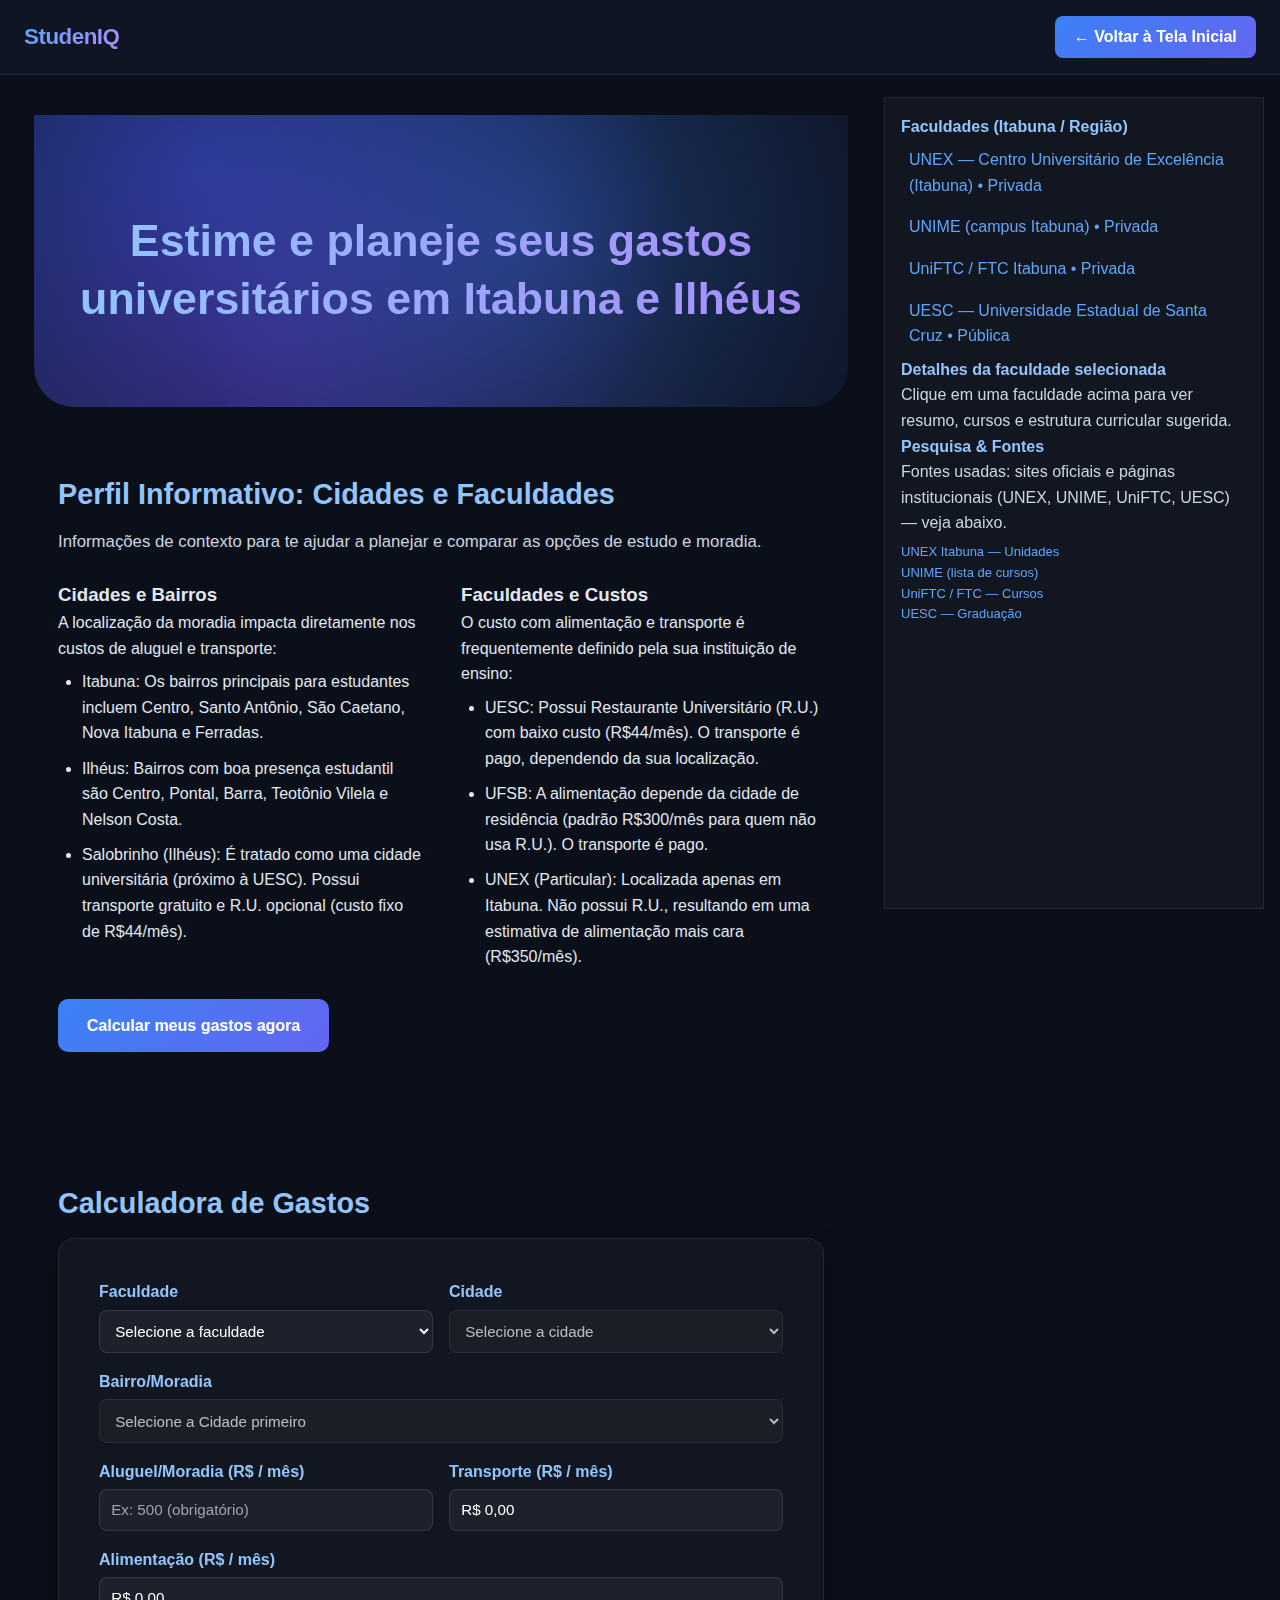
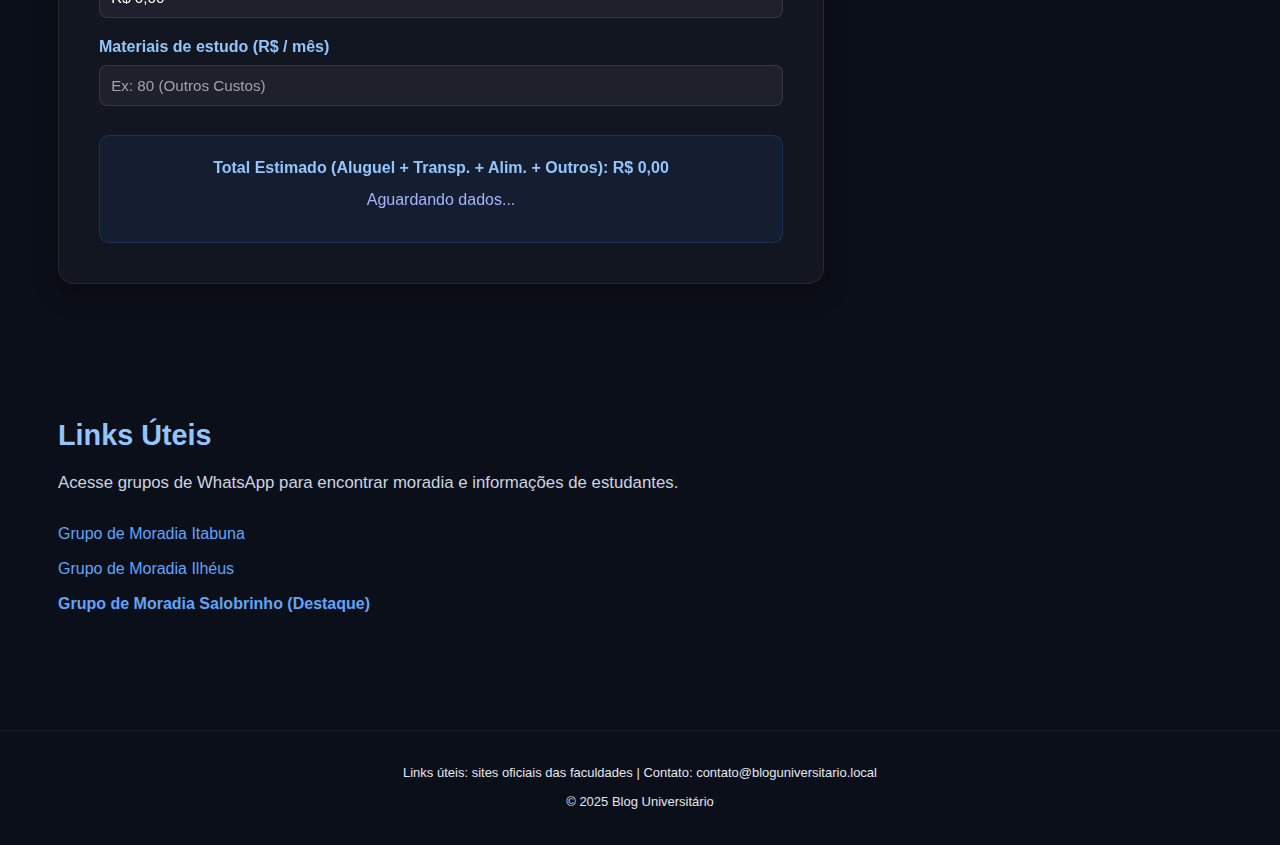
<file: simulacao.html>
<!doctype html>
<html lang="pt-BR">

<head>
  <meta charset="utf-8" />
  <meta name="viewport" content="width=device-width,initial-scale=1" />
  <title>Simulador de Gastos Universitários - Itabuna & Ilhéus</title>
  <link rel="stylesheet" href="simulacao.css" />
</head>

<body>
  <div class="frame" role="main">
    <header>
      <div class="brand">StudenIQ</div>
      <a href="index.html" class="back-btn">← Voltar à Tela Inicial</a>

      <div class="hamburger" aria-hidden="true">☰</div>
    </header>

    <main class="wrap" role="main">
      <div class="grid">
        <section class="card">
          <section class="hero" aria-label="Destaque">
            <h1>Estime e planeje seus gastos universitários em Itabuna e Ilhéus</h1>
          </section>

          <section aria-labelledby="perfil-title">
            <h2 id="perfil-title">Perfil Informativo: Cidades e Faculdades</h2>
            <p class="lead">Informações de contexto para te ajudar a planejar e comparar as opções de estudo e moradia.
            </p>

            <div class="grid-2">
              <div>
                <h3>Cidades e Bairros</h3>
                <p>A localização da moradia impacta diretamente nos custos de aluguel e transporte:</p>
                <ul>
                  <li>Itabuna: Os bairros principais para estudantes incluem Centro, Santo Antônio, São Caetano, Nova
                    Itabuna
                    e Ferradas.</li>
                  <li>Ilhéus: Bairros com boa presença estudantil são Centro, Pontal, Barra, Teotônio Vilela e Nelson
                    Costa.
                  </li>
                  <li>Salobrinho (Ilhéus): É tratado como uma cidade universitária (próximo à UESC). Possui transporte
                    gratuito e R.U. opcional (custo fixo de R$44/mês).</li>
                </ul>
              </div>
              <div>
                <h3>Faculdades e Custos</h3>
                <p>O custo com alimentação e transporte é frequentemente definido pela sua instituição de ensino:</p>
                <ul>
                  <li>UESC: Possui Restaurante Universitário (R.U.) com baixo custo (R$44/mês). O transporte é pago,
                    dependendo da sua localização.</li>
                  <li>UFSB: A alimentação depende da cidade de residência (padrão R$300/mês para quem não usa R.U.). O
                    transporte é pago.</li>
                  <li>UNEX (Particular): Localizada apenas em Itabuna. Não possui R.U., resultando em uma estimativa de
                    alimentação mais cara (R$350/mês).</li>
                </ul>
              </div>
            </div>
            <a href="#calc-title" class="btn btn-primary" style="margin-top:20px;display:inline-block;">Calcular meus
              gastos
              agora</a>
          </section>

          <section aria-labelledby="calc-title">
            <h2 id="calc-title">Calculadora de Gastos</h2>
            <div class="calculator" id="calculator">
              <div class="row">
                <div class="field">
                  <label for="faculdade">Faculdade</label>
                  <select id="faculdade" aria-label="Faculdade">
                    <option value="">Selecione a faculdade</option>
                    <option value="UNEX">UNEX</option>
                    <option value="UFSB">UFSB</option>
                    <option value="UESC">UESC</option>
                  </select>
                </div>

                <div class="field">
                  <label for="cidade">Cidade</label>
                  <select id="cidade" aria-label="Cidade" disabled>
                    <option value="">Selecione a cidade</option>
                    <option value="Itabuna">Itabuna</option>
                    <option value="Ilhéus">Ilhéus</option>
                  </select>
                </div>

                <div class="field">
                  <label for="bairro">Bairro/Moradia</label>
                  <select id="bairro" aria-label="Bairro" disabled>
                    <option value="">Selecione a Cidade primeiro</option>
                  </select>
                </div>
              </div>

              <div class="row">
                <div class="field">
                  <label for="aluguel">Aluguel/Moradia (R$ / mês)</label>
                  <input type="text" id="aluguel" placeholder="Ex: 500 (obrigatório)" min="0" disabled />
                </div>
                <div class="field">
                  <label for="transporte">Transporte (R$ / mês)</label>
                  <input type="text" id="transporte" value="R$ 0,00" readonly
                    title="Valor calculado automaticamente." />
                </div>
                <div class="field">
                  <label for="alimentacao">Alimentação (R$ / mês)</label>
                  <input type="text" id="alimentacao" value="R$ 0,00" readonly
                    title="Valor calculado automaticamente." />
                </div>
              </div>

              <div class="row">
                <div class="field">
                  <label for="materiais">Materiais de estudo (R$ / mês)</label>
                  <input type="text" id="materiais" placeholder="Ex: 80 (Outros Custos)" min="0" disabled />
                </div>
              </div>

              <div class="row-ru" id="ru-options" style="display:none; margin-bottom: 15px;">
                <input type="checkbox" id="usaRu">
                <label for="usaRu" id="ru-label">Sim, desejo usar o Restaurante Universitário (R.U.) - Custo de
                  R$44/mês.</label>
              </div>

              <div class="total-box" aria-live="polite">
                <div class="total">Total Estimado (Aluguel + Transp. + Alim. + Outros): <span id="totalValue">R$
                    0,00</span>
                </div>
                <div class="status" id="statusText">Aguardando dados...</div>
                <div class="alert-message" id="alertMessage" style="margin-top:10px;font-size:14px;"></div>
              </div>

            </div>
          </section>

          <section aria-labelledby="whatsapp-links">
            <h2>Links Úteis</h2>
            <p class="lead">Acesse grupos de WhatsApp para encontrar moradia e informações de estudantes.</p>
            <ul>
              <li><a href="#" target="_blank">Grupo de Moradia Itabuna</a></li>
              <li><a href="#" target="_blank">Grupo de Moradia Ilhéus</a></li>
              <li><a href="#" target="_blank" style="font-weight: bold;">Grupo de Moradia Salobrinho (Destaque)</a></li>
            </ul>
          </section>
        </section>
        <aside class="card sidebar" aria-label="Menu informativo">
          <div>
            <div class="section-title">Faculdades (Itabuna / Região)</div>
            <div id="fac-list" class="list"></div>

            <div class="section-title">Detalhes da faculdade selecionada</div>
            <div id="fac-detail" class="mini">Clique em uma faculdade acima para ver resumo, cursos e estrutura
              curricular sugerida.</div>

            <div class="section-title">Pesquisa & Fontes</div>
            <div class="muted">Fontes usadas: sites oficiais e páginas institucionais (UNEX, UNIME, UniFTC, UESC) — veja
              abaixo.</div>
            <div style="margin-top:6px;font-size:13px"><a href="https://unex.edu.br/unidades/faculdade-em-itabuna"
                target="_blank">UNEX Itabuna — Unidades</a><br><a href="https://www.unime.edu.br/" target="_blank">UNIME
                (lista de cursos)</a><br><a href="https://www.uniftc.edu.br/graduacao" target="_blank">UniFTC / FTC —
                Cursos</a><br><a href="https://www.uesc.br/cursos/graduacao/" target="_blank">UESC — Graduação</a></div>

          </div>
        </aside>
      </div>
    </main>

    <footer style="margin-top:18px;color:var(--muted);font-size:13px">
      <div>Links úteis: sites oficiais das faculdades | Contato: contato@bloguniversitario.local</div>
      <div style="margin-top:8px">© 2025 Blog Universitário</div>
    </footer>
  </div>

  <script src="script.js"></script>
  <script src="informativos_laterais.js"></script>
</body>

</html>
</file>
<file: simulacao.css>
* {
  margin: 0;
  padding: 0;
  box-sizing: border-box;
}

html,
body {
  scroll-behavior: smooth;
}

#calc-title {
  scroll-margin-top: 120px;
}


body {
  font-family: 'Inter', 'Poppins', sans-serif;
  background: #0b0f19;
  color: #e2e8f0;
  line-height: 1.6;
  overflow-x: hidden;
}


header {
  background: rgba(17, 24, 39, 0.7);
  backdrop-filter: blur(10px);
  color: #fff;
  padding: 1rem 1.5rem;
  display: flex;
  justify-content: space-between;
  align-items: center;
  position: sticky;
  top: 0;
  z-index: 10;
  border-bottom: 1px solid rgba(255, 255, 255, 0.08);
}

.brand {
  font-size: 1.4rem;
  font-weight: 700;
  letter-spacing: -0.5px;
  color: #fff;
  background: linear-gradient(90deg, #60a5fa, #a78bfa);
  -webkit-background-clip: text;
  -webkit-text-fill-color: transparent;
}

.hamburger {
  display: none;
  font-size: 1.6rem;
  cursor: pointer;
}

.back-btn {
  background: linear-gradient(135deg, #3b82f6, #6366f1);
  color: #fff;
  border: none;
  padding: 0.5rem 1.2rem;
  border-radius: 8px;
  text-decoration: none;
  font-weight: 600;
  transition: all 0.3s;
}

.back-btn:hover {
  transform: translateY(-2px);
  box-shadow: 0 6px 18px rgba(59, 130, 246, 0.4);
}


.hero {
  background: radial-gradient(circle at 20% 20%, #1e3a8a, #0f172a 70%);
  color: #fff;
  text-align: center;
  padding: 6rem 2rem 5rem;
  border-radius: 0 0 40px 40px;
  position: relative;
  overflow: hidden;
}

.hero::before {
  content: "";
  position: absolute;
  inset: 0;
  background: radial-gradient(circle at 60% 40%, rgba(59, 130, 246, 0.3), transparent 70%),
    radial-gradient(circle at 30% 80%, rgba(147, 51, 234, 0.25), transparent 70%);
  z-index: 0;
  animation: heroGlow 12s ease-in-out infinite;
}

@keyframes heroGlow {

  0%,
  100% {
    opacity: 0.5;
  }

  50% {
    opacity: 1;
  }
}

.hero h1 {
  position: relative;
  z-index: 1;
  max-width: 900px;
  margin: 0 auto;
  font-size: 2.8rem;
  line-height: 1.3;
  background: linear-gradient(90deg, #93c5fd, #a78bfa);
  -webkit-background-clip: text;
  -webkit-text-fill-color: transparent;
}


section {
  padding: 4rem 1.5rem;
  max-width: 1100px;
  margin: 0 auto;
}

section h2 {
  color: #93c5fd;
  font-size: 1.8rem;
  font-weight: 700;
  margin-bottom: 0.75rem;
}

section .lead {
  color: #cbd5e1;
  margin-bottom: 1.5rem;
  font-size: 1.05rem;
}

.grid-2 {
  display: grid;
  grid-template-columns: 1fr 1fr;
  gap: 2.5rem;
}

@media (max-width: 768px) {
  .grid-2 {
    grid-template-columns: 1fr;
  }
}


ul {
  margin-top: 0.5rem;
  padding-left: 1.5rem;
}

li {
  margin-bottom: 0.6rem;
  color: #e2e8f0;
}

section[aria-labelledby="whatsapp-links"] ul {
  list-style: none;
  padding: 0;
}

section[aria-labelledby="whatsapp-links"] a {
  color: #60a5fa;
  text-decoration: none;
  transition: all 0.3s;
}

section[aria-labelledby="whatsapp-links"] a:hover {
  color: #a78bfa;
  text-shadow: 0 0 8px rgba(96, 165, 250, 0.4);
}


.btn {
  display: inline-block;
  cursor: pointer;
  text-decoration: none;
  border-radius: 10px;
  padding: 0.85rem 1.8rem;
  font-weight: 600;
  transition: all 0.3s;
}

.btn-primary {
  background: linear-gradient(135deg, #3b82f6, #6366f1);
  color: #fff;
}

.btn-primary:hover {
  transform: translateY(-3px);
  box-shadow: 0 8px 20px rgba(59, 130, 246, 0.4);
}


.calculator {
  background: rgba(255, 255, 255, 0.03);
  border: 1px solid rgba(255, 255, 255, 0.08);
  border-radius: 16px;
  padding: 2.5rem;
  box-shadow: 0 10px 25px rgba(0, 0, 0, 0.25);
  backdrop-filter: blur(10px);
  transition: all 0.3s;
}

.calculator:hover {
  box-shadow: 0 12px 30px rgba(59, 130, 246, 0.15);
}

.row {
  display: flex;
  gap: 1rem;
  flex-wrap: wrap;
  margin-bottom: 1rem;
}

.field {
  flex: 1;
  min-width: 220px;
}

.field label {
  font-weight: 600;
  display: block;
  margin-bottom: 0.3rem;
  color: #93c5fd;
}

.field input,
.field select {
  width: 100%;
  padding: 0.7rem;
  border-radius: 8px;
  border: 1px solid rgba(255, 255, 255, 0.1);
  background: rgba(255, 255, 255, 0.05);
  color: #fff;
  font-size: 0.95rem;
  transition: border-color 0.3s, background 0.3s;
}

.field input::placeholder {
  color: #9ca3af;
}

.field input:focus,
.field select:focus {
  border-color: #60a5fa;
  background: rgba(255, 255, 255, 0.1);
  outline: none;
}

select option {
  color: #fff;
  background: #1e293b;
}



.total-box {
  background: rgba(59, 130, 246, 0.08);
  border: 1px solid rgba(59, 130, 246, 0.2);
  padding: 1.2rem;
  border-radius: 10px;
  text-align: center;
  margin-top: 1.8rem;
  color: #e2e8f0;
}

.total {
  font-weight: 700;
  color: #93c5fd;
}

.status {
  margin-top: 0.4rem;
  color: #a5b4fc;
}


footer {
  background: #0b0f19;
  color: #94a3b8;
  text-align: center;
  padding: 2rem 1rem;
  font-size: 0.9rem;
  border-top: 1px solid rgba(255, 255, 255, 0.05);
}

footer a {
  color: #60a5fa;
  text-decoration: none;
  transition: color 0.3s;
}

footer a:hover {
  color: #a78bfa;
}


@media (max-width: 600px) {
  header {
    flex-direction: column;
    gap: 0.8rem;
  }

  .back-btn {
    width: 100%;
    text-align: center;
  }

  .hero h1 {
    font-size: 1.9rem;
  }

  .calculator {
    padding: 1.5rem;
  }
}

/* ==================================== */
/* 3. LAYOUT E CARTÕES (Cards)          */
/* ==================================== */

.wrap {
  max-width: var(--maxw);
  margin: 22px auto;
  padding: 0 16px
}

.grid {
  display: grid;
  grid-template-columns: 1fr 380px;
  gap: 18px;
  align-items: start
}

.card {
  background: var(--card);
  border-radius: var(--radius);
  padding: 18px;
  box-shadow: var(--shadow)
}


.sidebar {
  position: sticky;
  top: 22px;
  background: rgba(255, 255, 255, 0.03);
  border: 1px solid rgba(255, 255, 255, 0.08);
  backdrop-filter: blur(10px);

  border-radius: var(--radius);
  padding: 16px;
  box-shadow: var(--shadow);

  height: calc(100vh - 88px);
  overflow: auto;
  color: #e2e8f0; 
}
  
.sidebar {
  color: #e2e8f0 !important; 
}

.sidebar .section-title {
  color: #93c5fd !important; 
  font-weight: 700;
}


.sidebar .mini,
.sidebar .muted,
.sidebar .list,
.sidebar a {
  color: #cbd5e1 !important; 
}

.sidebar a {
  color: #60a5fa !important; 
  text-decoration: none;
}

.sidebar a:hover {
  color: #a78bfa !important;
}
</file>
